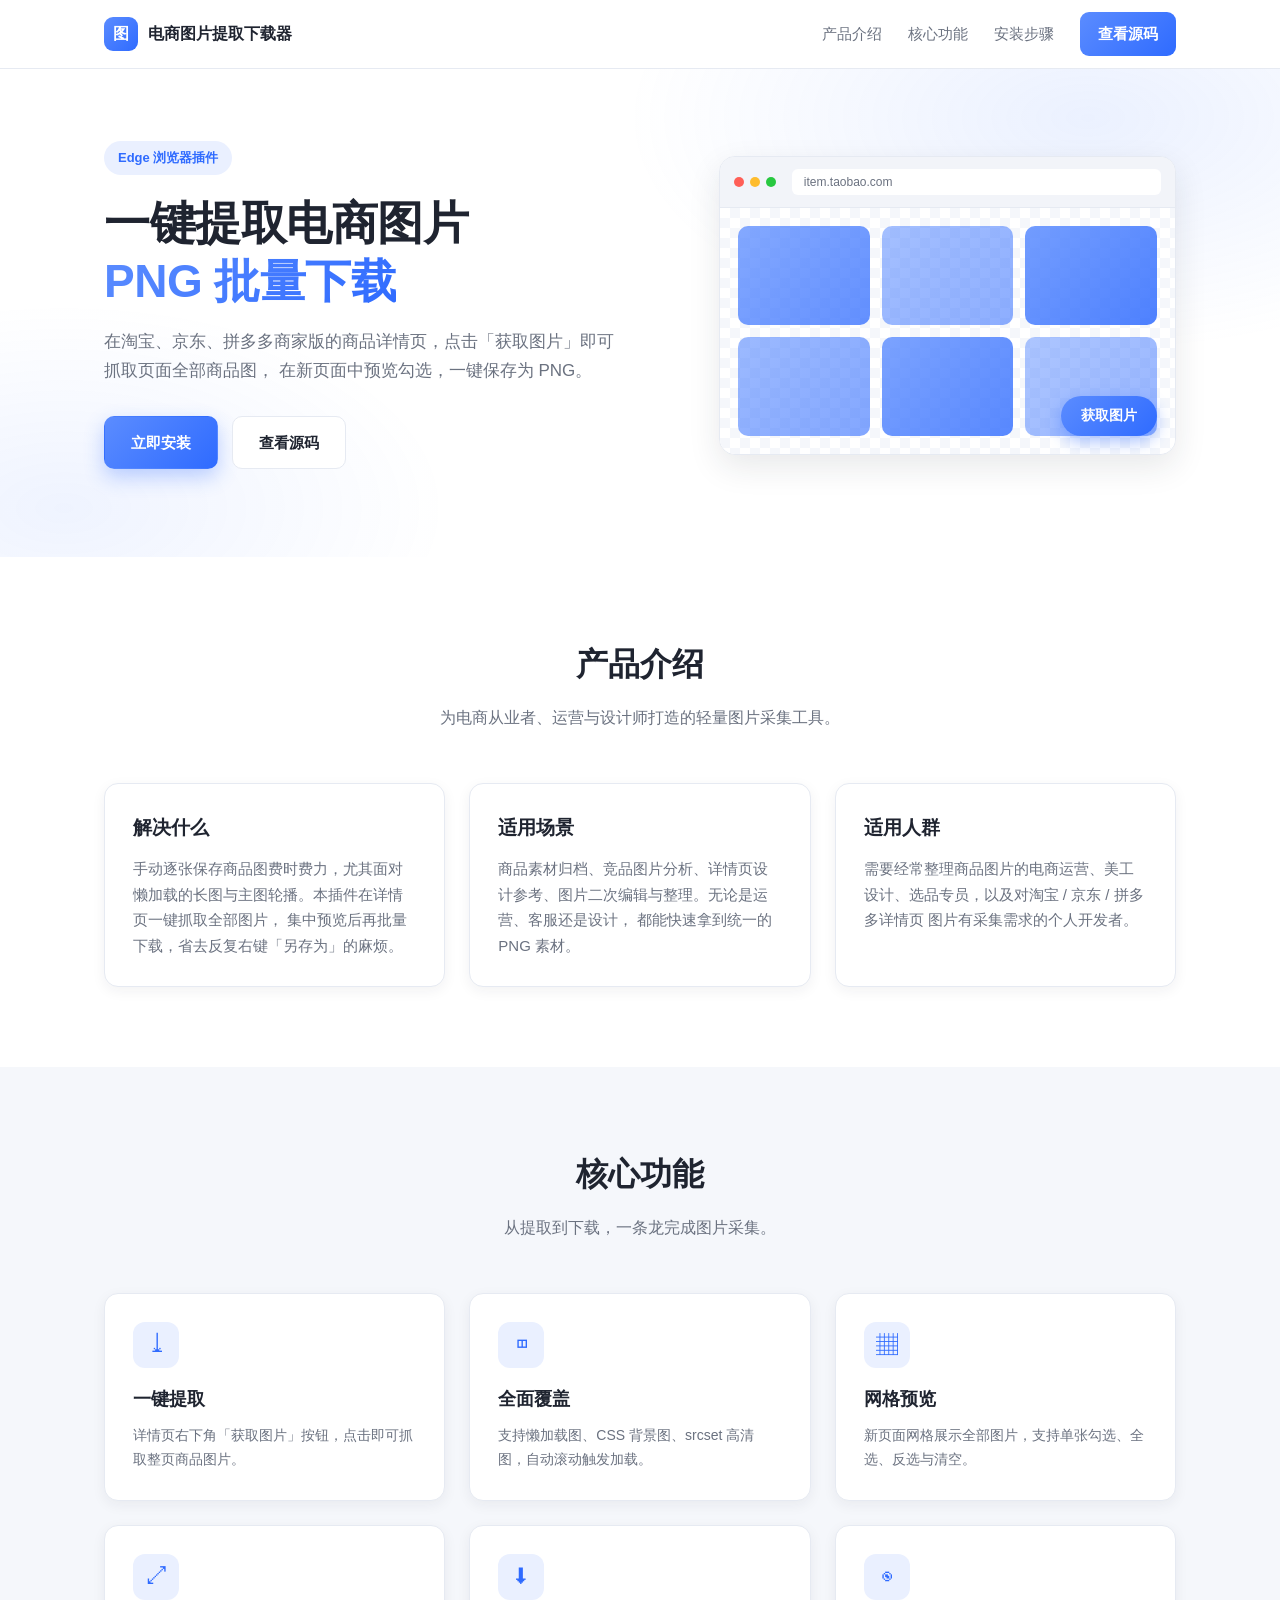
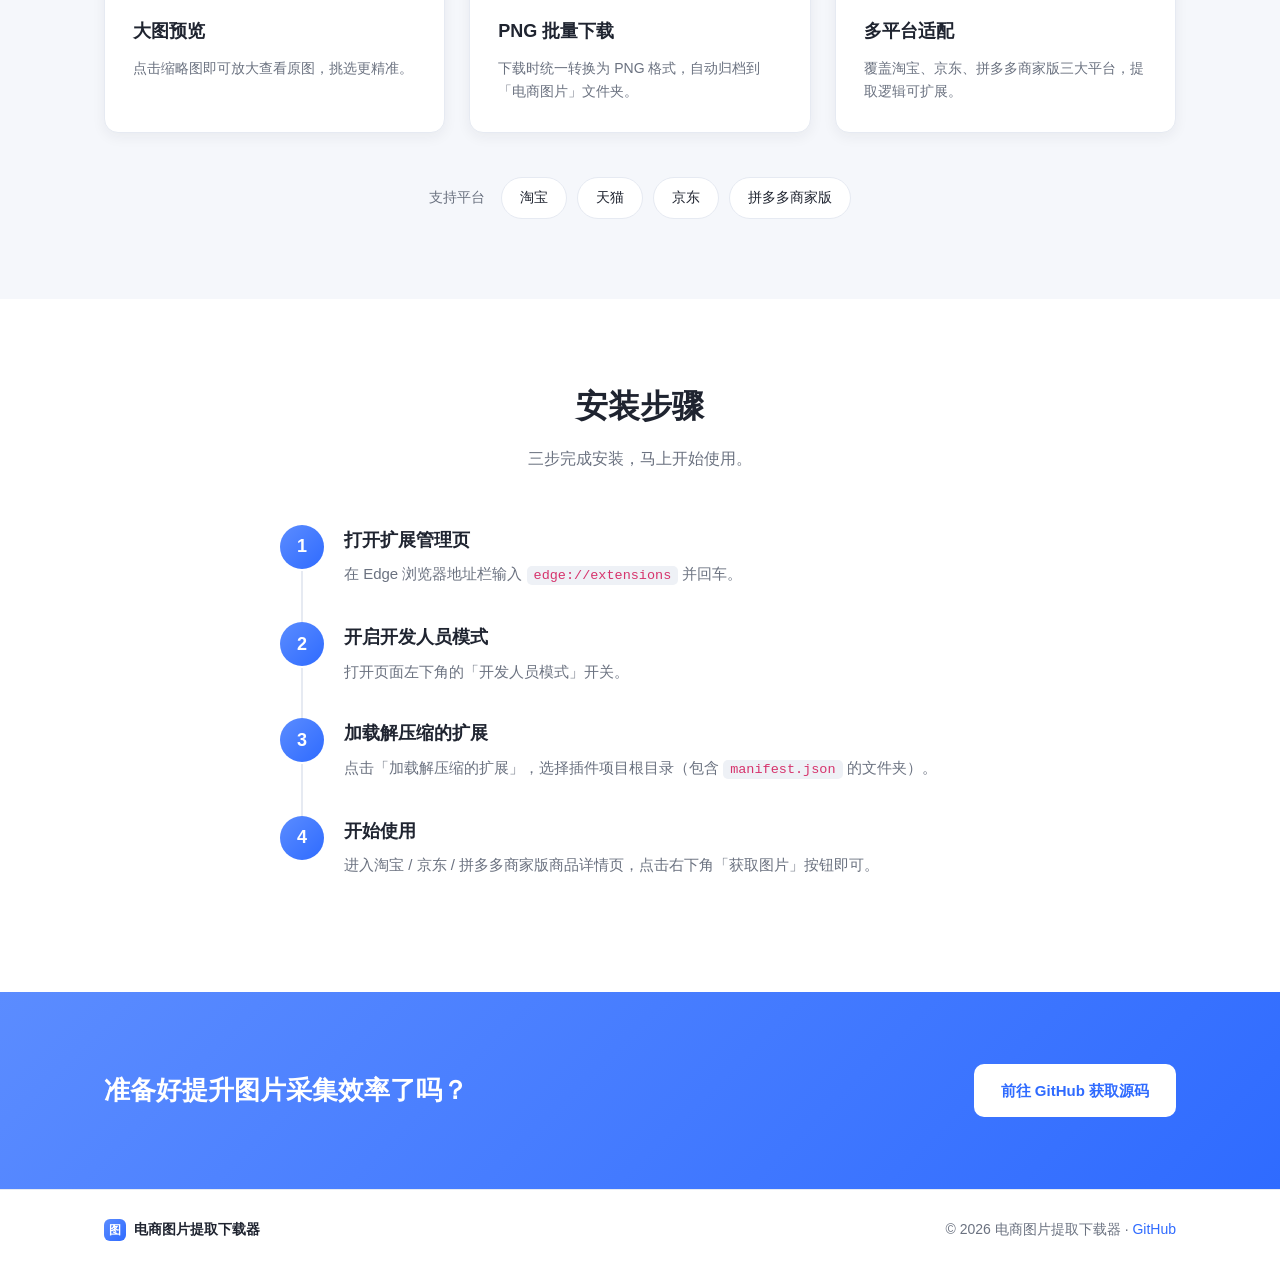
<file: docs/index.html>
<!DOCTYPE html>
<html lang="zh-CN">
<head>
  <meta charset="UTF-8" />
  <meta name="viewport" content="width=device-width, initial-scale=1.0" />
  <meta name="description" content="电商图片提取下载器：在淘宝、京东、拼多多商家版商品详情页一键提取所有图片，以 PNG 格式批量下载。" />
  <title>电商图片提取下载器 - 一键提取电商图片</title>
  <link rel="stylesheet" href="styles.css" />
</head>
<body>
  <!-- 顶部导航 -->
  <header class="site-header">
    <div class="container header-inner">
      <a class="brand" href="#hero">
        <span class="brand-logo">图</span>
        <span class="brand-name">电商图片提取下载器</span>
      </a>

      <button class="nav-toggle" id="nav-toggle" aria-label="打开菜单" aria-expanded="false">
        <span></span>
        <span></span>
        <span></span>
      </button>

      <nav class="site-nav" id="site-nav">
        <a href="#intro">产品介绍</a>
        <a href="#features">核心功能</a>
        <a href="#install">安装步骤</a>
        <a class="nav-cta" href="https://github.com/Utein1/pro" target="_blank" rel="noopener">查看源码</a>
      </nav>
    </div>
  </header>

  <main>
    <!-- 首屏 Hero -->
    <section class="hero" id="hero">
      <div class="container hero-inner">
        <div class="hero-text">
          <span class="hero-badge">Edge 浏览器插件</span>
          <h1 class="hero-title">一键提取电商图片<br /><span class="gradient-text">PNG 批量下载</span></h1>
          <p class="hero-subtitle">
            在淘宝、京东、拼多多商家版的商品详情页，点击「获取图片」即可抓取页面全部商品图，
            在新页面中预览勾选，一键保存为 PNG。
          </p>
          <div class="hero-actions">
            <a class="btn btn-primary" href="#install">立即安装</a>
            <a class="btn btn-ghost" href="https://github.com/Utein1/pro" target="_blank" rel="noopener">查看源码</a>
          </div>
        </div>

        <div class="hero-visual" aria-hidden="true">
          <div class="browser-mockup">
            <div class="browser-bar">
              <span class="dot"></span>
              <span class="dot"></span>
              <span class="dot"></span>
              <span class="browser-url">item.taobao.com</span>
            </div>
            <div class="browser-body">
              <div class="mock-grid">
                <div class="mock-thumb"></div>
                <div class="mock-thumb"></div>
                <div class="mock-thumb"></div>
                <div class="mock-thumb"></div>
                <div class="mock-thumb"></div>
                <div class="mock-thumb"></div>
              </div>
              <button class="mock-btn">获取图片</button>
            </div>
          </div>
        </div>
      </div>
    </section>

    <!-- 产品介绍 -->
    <section class="section" id="intro">
      <div class="container">
        <div class="section-head">
          <h2 class="section-title">产品介绍</h2>
          <p class="section-desc">为电商从业者、运营与设计师打造的轻量图片采集工具。</p>
        </div>

        <div class="intro-grid">
          <div class="intro-card reveal">
            <h3>解决什么</h3>
            <p>
              手动逐张保存商品图费时费力，尤其面对懒加载的长图与主图轮播。本插件在详情页一键抓取全部图片，
              集中预览后再批量下载，省去反复右键「另存为」的麻烦。
            </p>
          </div>
          <div class="intro-card reveal">
            <h3>适用场景</h3>
            <p>
              商品素材归档、竞品图片分析、详情页设计参考、图片二次编辑与整理。无论是运营、客服还是设计，
              都能快速拿到统一的 PNG 素材。
            </p>
          </div>
          <div class="intro-card reveal">
            <h3>适用人群</h3>
            <p>
              需要经常整理商品图片的电商运营、美工设计、选品专员，以及对淘宝 / 京东 / 拼多多详情页
              图片有采集需求的个人开发者。
            </p>
          </div>
        </div>
      </div>
    </section>

    <!-- 核心功能 -->
    <section class="section section-alt" id="features">
      <div class="container">
        <div class="section-head">
          <h2 class="section-title">核心功能</h2>
          <p class="section-desc">从提取到下载，一条龙完成图片采集。</p>
        </div>

        <div class="feature-grid">
          <div class="feature-card reveal">
            <div class="feature-icon">⤓</div>
            <h3>一键提取</h3>
            <p>详情页右下角「获取图片」按钮，点击即可抓取整页商品图片。</p>
          </div>
          <div class="feature-card reveal">
            <div class="feature-icon">◫</div>
            <h3>全面覆盖</h3>
            <p>支持懒加载图、CSS 背景图、srcset 高清图，自动滚动触发加载。</p>
          </div>
          <div class="feature-card reveal">
            <div class="feature-icon">▦</div>
            <h3>网格预览</h3>
            <p>新页面网格展示全部图片，支持单张勾选、全选、反选与清空。</p>
          </div>
          <div class="feature-card reveal">
            <div class="feature-icon">⤢</div>
            <h3>大图预览</h3>
            <p>点击缩略图即可放大查看原图，挑选更精准。</p>
          </div>
          <div class="feature-card reveal">
            <div class="feature-icon">⬇</div>
            <h3>PNG 批量下载</h3>
            <p>下载时统一转换为 PNG 格式，自动归档到「电商图片」文件夹。</p>
          </div>
          <div class="feature-card reveal">
            <div class="feature-icon">◉</div>
            <h3>多平台适配</h3>
            <p>覆盖淘宝、京东、拼多多商家版三大平台，提取逻辑可扩展。</p>
          </div>
        </div>

        <div class="platforms reveal">
          <span class="platform-label">支持平台</span>
          <div class="platform-tags">
            <span class="platform-tag">淘宝</span>
            <span class="platform-tag">天猫</span>
            <span class="platform-tag">京东</span>
            <span class="platform-tag">拼多多商家版</span>
          </div>
        </div>
      </div>
    </section>

    <!-- 安装步骤 -->
    <section class="section" id="install">
      <div class="container">
        <div class="section-head">
          <h2 class="section-title">安装步骤</h2>
          <p class="section-desc">三步完成安装，马上开始使用。</p>
        </div>

        <ol class="steps">
          <li class="step reveal">
            <span class="step-num">1</span>
            <div class="step-body">
              <h3>打开扩展管理页</h3>
              <p>在 Edge 浏览器地址栏输入 <code>edge://extensions</code> 并回车。</p>
            </div>
          </li>
          <li class="step reveal">
            <span class="step-num">2</span>
            <div class="step-body">
              <h3>开启开发人员模式</h3>
              <p>打开页面左下角的「开发人员模式」开关。</p>
            </div>
          </li>
          <li class="step reveal">
            <span class="step-num">3</span>
            <div class="step-body">
              <h3>加载解压缩的扩展</h3>
              <p>点击「加载解压缩的扩展」，选择插件项目根目录（包含 <code>manifest.json</code> 的文件夹）。</p>
            </div>
          </li>
          <li class="step reveal">
            <span class="step-num">4</span>
            <div class="step-body">
              <h3>开始使用</h3>
              <p>进入淘宝 / 京东 / 拼多多商家版商品详情页，点击右下角「获取图片」按钮即可。</p>
            </div>
          </li>
        </ol>
      </div>
    </section>

    <!-- CTA -->
    <section class="cta">
      <div class="container cta-inner">
        <h2>准备好提升图片采集效率了吗？</h2>
        <a class="btn btn-light" href="https://github.com/Utein1/pro" target="_blank" rel="noopener">前往 GitHub 获取源码</a>
      </div>
    </section>
  </main>

  <footer class="site-footer">
    <div class="container footer-inner">
      <p class="footer-brand"><span class="brand-logo small">图</span> 电商图片提取下载器</p>
      <p class="footer-copy">© 2026 电商图片提取下载器 · <a href="https://github.com/Utein1/pro" target="_blank" rel="noopener">GitHub</a></p>
    </div>
  </footer>

  <script src="script.js"></script>
</body>
</html>
</file>
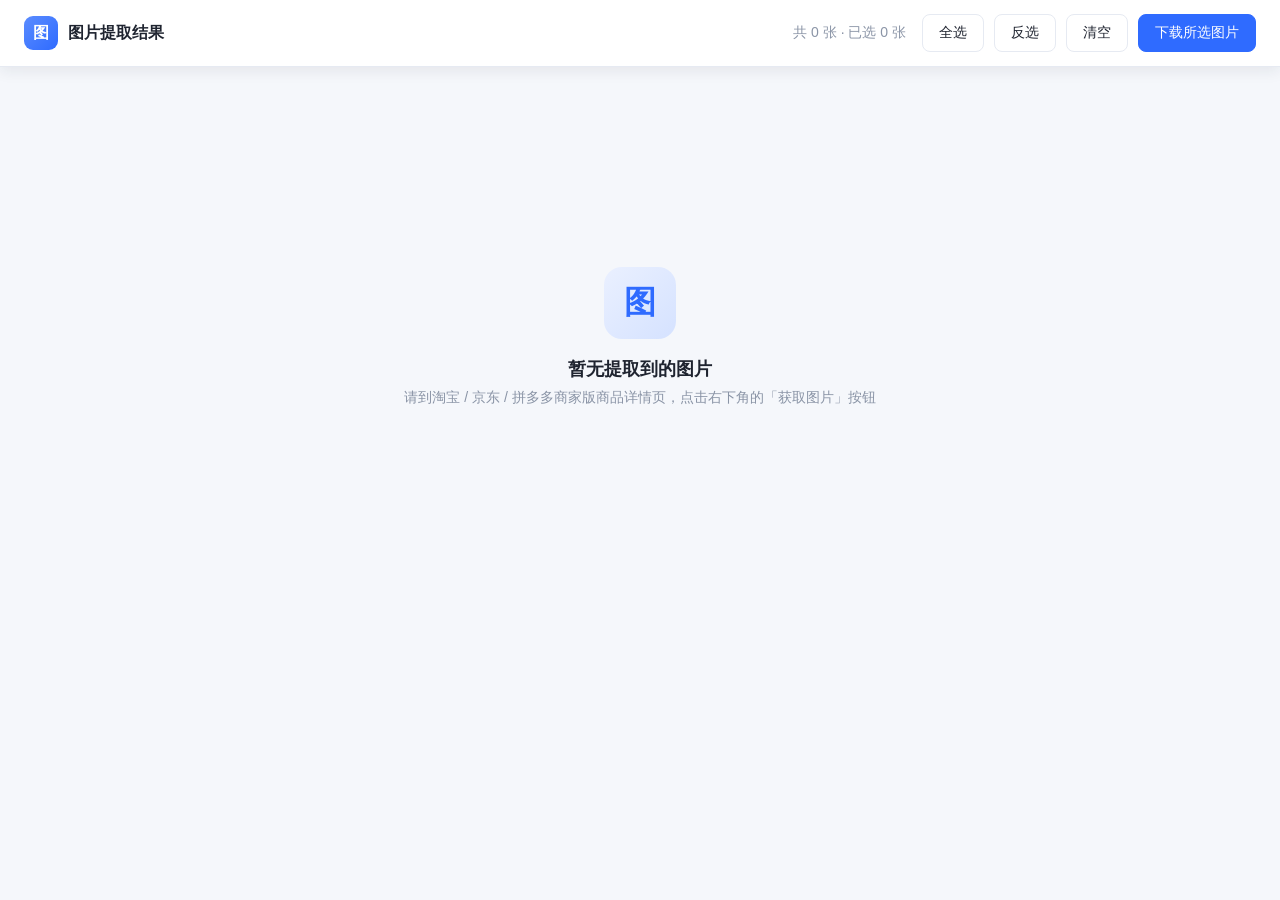
<file: viewer.html>
<!DOCTYPE html>
<html lang="zh-CN">
<head>
  <meta charset="UTF-8" />
  <meta name="viewport" content="width=device-width, initial-scale=1.0" />
  <title>图片提取结果</title>
  <link rel="stylesheet" href="viewer.css" />
</head>
<body>
  <header class="toolbar">
    <div class="brand">
      <span class="logo">图</span>
      <span class="title">图片提取结果</span>
      <span class="subtitle" id="page-subtitle"></span>
    </div>
    <div class="stats" id="stats">共 0 张 · 已选 0 张</div>
    <div class="actions">
      <button id="btn-select-all" class="btn">全选</button>
      <button id="btn-invert" class="btn">反选</button>
      <button id="btn-clear" class="btn">清空</button>
      <button id="btn-download" class="btn btn-primary">下载所选图片</button>
    </div>
  </header>

  <div id="empty" class="empty hidden">
    <div class="empty-icon">图</div>
    <p class="empty-title">暂无提取到的图片</p>
    <p class="empty-hint">请到淘宝 / 京东 / 拼多多商家版商品详情页，点击右下角的「获取图片」按钮</p>
  </div>

  <main id="grid" class="grid"></main>

  <div id="progress" class="progress hidden">
    <div class="progress-bar">
      <div id="progress-inner" class="progress-inner"></div>
    </div>
    <div id="progress-text" class="progress-text"></div>
  </div>

  <div id="lightbox" class="lightbox hidden">
    <img id="lightbox-img" alt="预览" />
    <button id="lightbox-close" class="lightbox-close" title="关闭">×</button>
  </div>

  <div id="toast" class="toast hidden"></div>

  <script src="viewer.js"></script>
</body>
</html>
</file>
<file: docs/styles.css>
:root {
  --primary: #2f6bff;
  --primary-dark: #1f5ae0;
  --primary-light: #5b8cff;
  --gradient: linear-gradient(135deg, #5b8cff, #2f6bff);
  --text: #1f2430;
  --text-muted: #6b7280;
  --bg: #ffffff;
  --bg-alt: #f5f7fb;
  --border: #e6eaf2;
  --shadow-sm: 0 4px 14px rgba(31, 36, 48, 0.06);
  --shadow-md: 0 12px 32px rgba(31, 36, 48, 0.1);
  --radius: 14px;
}

* {
  box-sizing: border-box;
}

html {
  scroll-behavior: smooth;
  scroll-padding-top: 80px;
}

body {
  margin: 0;
  font-family: -apple-system, BlinkMacSystemFont, "Segoe UI", "PingFang SC", "Microsoft YaHei", sans-serif;
  color: var(--text);
  line-height: 1.7;
  background: var(--bg);
  -webkit-font-smoothing: antialiased;
}

.container {
  width: 100%;
  max-width: 1120px;
  margin: 0 auto;
  padding: 0 24px;
}

a {
  color: var(--primary);
  text-decoration: none;
}

/* ---------- 顶部导航 ---------- */
.site-header {
  position: sticky;
  top: 0;
  z-index: 100;
  background: rgba(255, 255, 255, 0.9);
  backdrop-filter: blur(10px);
  border-bottom: 1px solid var(--border);
}

.header-inner {
  display: flex;
  align-items: center;
  height: 68px;
  gap: 24px;
}

.brand {
  display: flex;
  align-items: center;
  gap: 10px;
  color: var(--text);
  font-weight: 600;
  margin-right: auto;
}

.brand-logo {
  display: inline-flex;
  align-items: center;
  justify-content: center;
  width: 34px;
  height: 34px;
  border-radius: 9px;
  background: var(--gradient);
  color: #fff;
  font-weight: 700;
  font-size: 16px;
  flex: none;
}

.brand-logo.small {
  width: 22px;
  height: 22px;
  border-radius: 6px;
  font-size: 12px;
}

.brand-name {
  font-size: 16px;
}

.site-nav {
  display: flex;
  align-items: center;
  gap: 26px;
}

.site-nav a {
  color: var(--text-muted);
  font-size: 15px;
  font-weight: 500;
  transition: color 0.15s ease;
}

.site-nav a:hover {
  color: var(--primary);
}

.site-nav .nav-cta {
  padding: 9px 18px;
  border-radius: 9px;
  background: var(--gradient);
  color: #fff;
  font-weight: 600;
}

.site-nav .nav-cta:hover {
  color: #fff;
  opacity: 0.92;
}

.nav-toggle {
  display: none;
  flex-direction: column;
  justify-content: center;
  gap: 5px;
  width: 40px;
  height: 40px;
  padding: 8px;
  background: none;
  border: 1px solid var(--border);
  border-radius: 8px;
  cursor: pointer;
}

.nav-toggle span {
  display: block;
  height: 2px;
  width: 100%;
  background: var(--text);
  border-radius: 2px;
  transition: transform 0.2s ease, opacity 0.2s ease;
}

/* ---------- Hero ---------- */
.hero {
  padding: 72px 0 88px;
  background:
    radial-gradient(60% 80% at 85% 10%, rgba(91, 140, 255, 0.12), transparent 60%),
    radial-gradient(50% 70% at 5% 90%, rgba(47, 107, 255, 0.08), transparent 60%),
    var(--bg);
  overflow: hidden;
}

.hero-inner {
  display: grid;
  grid-template-columns: 1.1fr 0.9fr;
  gap: 56px;
  align-items: center;
}

.hero-badge {
  display: inline-block;
  padding: 6px 14px;
  border-radius: 999px;
  background: #eaf0ff;
  color: var(--primary);
  font-size: 13px;
  font-weight: 600;
  margin-bottom: 20px;
}

.hero-title {
  font-size: 46px;
  line-height: 1.25;
  font-weight: 800;
  margin: 0 0 18px;
  letter-spacing: -0.5px;
}

.gradient-text {
  background: var(--gradient);
  -webkit-background-clip: text;
  background-clip: text;
  -webkit-text-fill-color: transparent;
  color: transparent;
}

.hero-subtitle {
  font-size: 17px;
  color: var(--text-muted);
  margin: 0 0 30px;
  max-width: 520px;
}

.hero-actions {
  display: flex;
  gap: 14px;
  flex-wrap: wrap;
}

.btn {
  display: inline-flex;
  align-items: center;
  justify-content: center;
  padding: 13px 26px;
  border-radius: 10px;
  font-size: 15px;
  font-weight: 600;
  border: 1px solid transparent;
  cursor: pointer;
  transition: transform 0.15s ease, box-shadow 0.15s ease, background 0.15s ease, border-color 0.15s ease;
}

.btn-primary {
  background: var(--gradient);
  color: #fff;
  box-shadow: 0 8px 20px rgba(47, 107, 255, 0.3);
}

.btn-primary:hover {
  transform: translateY(-2px);
  box-shadow: 0 12px 26px rgba(47, 107, 255, 0.38);
}

.btn-ghost {
  background: #fff;
  color: var(--text);
  border-color: var(--border);
}

.btn-ghost:hover {
  border-color: #c9d8ff;
  background: #f5f8ff;
}

.btn-light {
  background: #fff;
  color: var(--primary);
}

.btn-light:hover {
  transform: translateY(-2px);
}

/* ---------- 浏览器示意图 ---------- */
.hero-visual {
  position: relative;
}

.browser-mockup {
  background: #fff;
  border: 1px solid var(--border);
  border-radius: 16px;
  box-shadow: var(--shadow-md);
  overflow: hidden;
}

.browser-bar {
  display: flex;
  align-items: center;
  gap: 6px;
  padding: 12px 14px;
  background: #f2f4f9;
  border-bottom: 1px solid var(--border);
}

.browser-bar .dot {
  width: 10px;
  height: 10px;
  border-radius: 50%;
  background: #d5dae4;
}

.browser-bar .dot:nth-child(1) {
  background: #ff5f57;
}

.browser-bar .dot:nth-child(2) {
  background: #febc2e;
}

.browser-bar .dot:nth-child(3) {
  background: #28c840;
}

.browser-url {
  margin-left: 10px;
  font-size: 12px;
  color: var(--text-muted);
  background: #fff;
  padding: 3px 12px;
  border-radius: 6px;
  flex: 1;
}

.browser-body {
  position: relative;
  padding: 18px;
  min-height: 240px;
  background:
    linear-gradient(45deg, #f5f7fb 25%, transparent 25%, transparent 75%, #f5f7fb 75%),
    linear-gradient(45deg, #f5f7fb 25%, transparent 25%, transparent 75%, #f5f7fb 75%);
  background-size: 20px 20px;
  background-position: 0 0, 10px 10px;
  background-color: #fff;
}

.mock-grid {
  display: grid;
  grid-template-columns: repeat(3, 1fr);
  gap: 12px;
}

.mock-thumb {
  aspect-ratio: 4 / 3;
  border-radius: 10px;
  background: var(--gradient);
  opacity: 0.75;
}

.mock-thumb:nth-child(2) {
  opacity: 0.55;
}

.mock-thumb:nth-child(3) {
  opacity: 0.85;
}

.mock-thumb:nth-child(4) {
  opacity: 0.6;
}

.mock-thumb:nth-child(5) {
  opacity: 0.8;
}

.mock-thumb:nth-child(6) {
  opacity: 0.5;
}

.mock-btn {
  position: absolute;
  right: 18px;
  bottom: 18px;
  padding: 11px 20px;
  border: none;
  border-radius: 20px;
  background: var(--gradient);
  color: #fff;
  font-size: 14px;
  font-weight: 600;
  box-shadow: 0 6px 16px rgba(47, 107, 255, 0.4);
  animation: float 3s ease-in-out infinite;
}

@keyframes float {
  0%, 100% { transform: translateY(0); }
  50% { transform: translateY(-6px); }
}

/* ---------- 通用 section ---------- */
.section {
  padding: 80px 0;
}

.section-alt {
  background: var(--bg-alt);
}

.section-head {
  text-align: center;
  max-width: 640px;
  margin: 0 auto 52px;
}

.section-title {
  font-size: 32px;
  font-weight: 800;
  margin: 0 0 12px;
}

.section-desc {
  color: var(--text-muted);
  font-size: 16px;
  margin: 0;
}

/* ---------- 产品介绍 ---------- */
.intro-grid {
  display: grid;
  grid-template-columns: repeat(3, 1fr);
  gap: 24px;
}

.intro-card {
  background: #fff;
  border: 1px solid var(--border);
  border-radius: var(--radius);
  padding: 28px;
  box-shadow: var(--shadow-sm);
}

.intro-card h3 {
  margin: 0 0 12px;
  font-size: 19px;
}

.intro-card p {
  margin: 0;
  color: var(--text-muted);
  font-size: 15px;
}

/* ---------- 核心功能 ---------- */
.feature-grid {
  display: grid;
  grid-template-columns: repeat(3, 1fr);
  gap: 24px;
}

.feature-card {
  background: #fff;
  border: 1px solid var(--border);
  border-radius: var(--radius);
  padding: 28px;
  box-shadow: var(--shadow-sm);
  transition: transform 0.18s ease, box-shadow 0.18s ease;
}

.feature-card:hover {
  transform: translateY(-4px);
  box-shadow: var(--shadow-md);
}

.feature-icon {
  display: inline-flex;
  align-items: center;
  justify-content: center;
  width: 46px;
  height: 46px;
  border-radius: 12px;
  background: #eaf0ff;
  color: var(--primary);
  font-size: 22px;
  margin-bottom: 16px;
}

.feature-card h3 {
  margin: 0 0 10px;
  font-size: 18px;
}

.feature-card p {
  margin: 0;
  color: var(--text-muted);
  font-size: 14px;
}

.platforms {
  margin-top: 44px;
  display: flex;
  align-items: center;
  justify-content: center;
  gap: 16px;
  flex-wrap: wrap;
}

.platform-label {
  font-size: 14px;
  color: var(--text-muted);
  font-weight: 500;
}

.platform-tags {
  display: flex;
  gap: 10px;
  flex-wrap: wrap;
}

.platform-tag {
  padding: 8px 18px;
  border-radius: 999px;
  background: #fff;
  border: 1px solid var(--border);
  color: var(--text);
  font-size: 14px;
  font-weight: 500;
}

/* ---------- 安装步骤 ---------- */
.steps {
  list-style: none;
  margin: 0;
  padding: 0;
  max-width: 720px;
  margin: 0 auto;
  counter-reset: step;
}

.step {
  display: flex;
  gap: 20px;
  padding: 0 0 34px;
  position: relative;
}

.step:not(:last-child)::before {
  content: "";
  position: absolute;
  left: 21px;
  top: 46px;
  bottom: 0;
  width: 2px;
  background: var(--border);
}

.step-num {
  display: inline-flex;
  align-items: center;
  justify-content: center;
  width: 44px;
  height: 44px;
  border-radius: 50%;
  background: var(--gradient);
  color: #fff;
  font-size: 18px;
  font-weight: 700;
  flex: none;
  position: relative;
  z-index: 1;
}

.step-body h3 {
  margin: 0 0 6px;
  font-size: 18px;
}

.step-body p {
  margin: 0;
  color: var(--text-muted);
  font-size: 15px;
}

code {
  background: #eef1f6;
  color: #d6336c;
  padding: 2px 7px;
  border-radius: 5px;
  font-size: 0.9em;
  font-family: "SFMono-Regular", Consolas, "Liberation Mono", monospace;
}

/* ---------- CTA ---------- */
.cta {
  padding: 72px 0;
  background: var(--gradient);
  color: #fff;
}

.cta-inner {
  display: flex;
  align-items: center;
  justify-content: space-between;
  gap: 24px;
  flex-wrap: wrap;
}

.cta-inner h2 {
  margin: 0;
  font-size: 26px;
}

/* ---------- Footer ---------- */
.site-footer {
  border-top: 1px solid var(--border);
  padding: 28px 0;
  background: #fff;
}

.footer-inner {
  display: flex;
  align-items: center;
  justify-content: space-between;
  gap: 16px;
  flex-wrap: wrap;
}

.footer-brand {
  margin: 0;
  font-weight: 600;
  display: flex;
  align-items: center;
  gap: 8px;
  font-size: 14px;
}

.footer-copy {
  margin: 0;
  color: var(--text-muted);
  font-size: 14px;
}

/* ---------- 滚动渐入动画 ---------- */
.reveal {
  opacity: 0;
  transform: translateY(24px);
  transition: opacity 0.6s ease, transform 0.6s ease;
}

.reveal.visible {
  opacity: 1;
  transform: translateY(0);
}

/* ---------- 响应式 ---------- */
@media (max-width: 900px) {
  .hero-inner {
    grid-template-columns: 1fr;
    gap: 40px;
  }

  .hero-title {
    font-size: 36px;
  }

  .intro-grid,
  .feature-grid {
    grid-template-columns: repeat(2, 1fr);
  }
}

@media (max-width: 640px) {
  .nav-toggle {
    display: flex;
  }

  .site-nav {
    position: absolute;
    top: 68px;
    left: 0;
    right: 0;
    flex-direction: column;
    align-items: stretch;
    gap: 0;
    background: #fff;
    border-bottom: 1px solid var(--border);
    padding: 8px 16px 16px;
    display: none;
  }

  .site-nav.open {
    display: flex;
  }

  .site-nav a {
    padding: 12px 8px;
    font-size: 16px;
  }

  .site-nav .nav-cta {
    margin-top: 8px;
    text-align: center;
  }

  .hero {
    padding: 48px 0 64px;
  }

  .hero-title {
    font-size: 30px;
  }

  .hero-subtitle {
    font-size: 15px;
  }

  .section {
    padding: 56px 0;
  }

  .section-title {
    font-size: 26px;
  }

  .intro-grid,
  .feature-grid {
    grid-template-columns: 1fr;
  }

  .cta-inner {
    flex-direction: column;
    align-items: flex-start;
  }
}
</file>
<file: viewer.css>
:root {
  --primary: #2f6bff;
  --primary-hover: #1f5ae0;
  --bg: #f5f7fb;
  --card-bg: #ffffff;
  --text: #1f2430;
  --text-muted: #8a94a6;
  --border: #e6eaf2;
  --shadow: 0 4px 14px rgba(31, 36, 48, 0.08);
}

* {
  box-sizing: border-box;
}

html,
body {
  margin: 0;
  padding: 0;
}

body {
  font-family: -apple-system, BlinkMacSystemFont, "Segoe UI", "Microsoft YaHei", sans-serif;
  background: var(--bg);
  color: var(--text);
  min-height: 100vh;
}

/* ---------- 顶部工具栏 ---------- */
.toolbar {
  position: sticky;
  top: 0;
  z-index: 100;
  display: flex;
  align-items: center;
  gap: 16px;
  flex-wrap: wrap;
  padding: 14px 24px;
  background: var(--card-bg);
  border-bottom: 1px solid var(--border);
  box-shadow: var(--shadow);
}

.brand {
  display: flex;
  align-items: center;
  gap: 10px;
  margin-right: auto;
  min-width: 0;
}

.logo {
  display: inline-flex;
  align-items: center;
  justify-content: center;
  width: 34px;
  height: 34px;
  border-radius: 9px;
  background: linear-gradient(135deg, #5b8cff, #2f6bff);
  color: #fff;
  font-weight: 700;
  font-size: 16px;
  flex: none;
}

.title {
  font-size: 16px;
  font-weight: 600;
  white-space: nowrap;
}

.subtitle {
  font-size: 12px;
  color: var(--text-muted);
  overflow: hidden;
  text-overflow: ellipsis;
  white-space: nowrap;
  max-width: 320px;
}

.stats {
  font-size: 14px;
  color: var(--text-muted);
  white-space: nowrap;
}

.actions {
  display: flex;
  gap: 10px;
  flex-wrap: wrap;
}

.btn {
  padding: 9px 16px;
  font-size: 14px;
  font-weight: 500;
  border: 1px solid var(--border);
  border-radius: 8px;
  background: #fff;
  color: var(--text);
  cursor: pointer;
  transition: background 0.15s ease, border-color 0.15s ease, color 0.15s ease;
}

.btn:hover {
  background: #f0f4ff;
  border-color: #c9d8ff;
}

.btn:active {
  transform: translateY(1px);
}

.btn-primary {
  background: var(--primary);
  border-color: var(--primary);
  color: #fff;
}

.btn-primary:hover {
  background: var(--primary-hover);
  border-color: var(--primary-hover);
}

.btn-primary:disabled {
  opacity: 0.6;
  cursor: progress;
}

/* ---------- 图片网格 ---------- */
.grid {
  display: grid;
  grid-template-columns: repeat(auto-fill, minmax(180px, 1fr));
  gap: 16px;
  padding: 24px;
}

.card {
  position: relative;
  background: var(--card-bg);
  border: 2px solid transparent;
  border-radius: 12px;
  overflow: hidden;
  box-shadow: var(--shadow);
  cursor: pointer;
  transition: border-color 0.15s ease, box-shadow 0.15s ease, transform 0.15s ease;
}

.card:hover {
  box-shadow: 0 8px 22px rgba(31, 36, 48, 0.14);
  transform: translateY(-2px);
}

.card.selected {
  border-color: var(--primary);
}

.thumb-wrap {
  position: relative;
  width: 100%;
  aspect-ratio: 1 / 1;
  background:
    linear-gradient(45deg, #eef1f6 25%, transparent 25%, transparent 75%, #eef1f6 75%),
    linear-gradient(45deg, #eef1f6 25%, transparent 25%, transparent 75%, #eef1f6 75%);
  background-size: 16px 16px;
  background-position: 0 0, 8px 8px;
  display: flex;
  align-items: center;
  justify-content: center;
}

.thumb {
  max-width: 100%;
  max-height: 100%;
  object-fit: contain;
  display: block;
}

.check {
  position: absolute;
  top: 8px;
  left: 8px;
  width: 26px;
  height: 26px;
  border-radius: 50%;
  background: rgba(255, 255, 255, 0.9);
  border: 2px solid #cbd3e0;
  display: flex;
  align-items: center;
  justify-content: center;
  color: transparent;
  font-size: 15px;
  font-weight: 700;
  transition: all 0.15s ease;
  z-index: 2;
}

.card.selected .check {
  background: var(--primary);
  border-color: var(--primary);
  color: #fff;
}

.dl-single {
  position: absolute;
  top: 8px;
  right: 8px;
  padding: 5px 10px;
  font-size: 12px;
  border: none;
  border-radius: 14px;
  background: rgba(31, 36, 48, 0.72);
  color: #fff;
  cursor: pointer;
  opacity: 0;
  transition: opacity 0.15s ease;
  z-index: 2;
}

.card:hover .dl-single {
  opacity: 1;
}

.dl-single:hover {
  background: var(--primary);
}

.meta {
  padding: 8px 10px;
  font-size: 12px;
  color: var(--text-muted);
  display: flex;
  justify-content: space-between;
  gap: 8px;
}

/* ---------- 空状态 ---------- */
.empty {
  display: flex;
  flex-direction: column;
  align-items: center;
  justify-content: center;
  min-height: 60vh;
  text-align: center;
  padding: 40px;
}

.empty-icon {
  width: 72px;
  height: 72px;
  border-radius: 18px;
  background: linear-gradient(135deg, #eaf0ff, #d5e2ff);
  color: var(--primary);
  font-size: 32px;
  font-weight: 700;
  display: flex;
  align-items: center;
  justify-content: center;
  margin-bottom: 18px;
}

.empty-title {
  font-size: 18px;
  font-weight: 600;
  margin: 0 0 8px;
}

.empty-hint {
  font-size: 14px;
  color: var(--text-muted);
  margin: 0;
}

.hidden {
  display: none !important;
}

/* ---------- 进度条 ---------- */
.progress {
  position: fixed;
  left: 50%;
  top: 50%;
  transform: translate(-50%, -50%);
  z-index: 300;
  width: 320px;
  max-width: 80vw;
  padding: 20px 22px;
  background: #fff;
  border-radius: 12px;
  box-shadow: 0 12px 36px rgba(31, 36, 48, 0.22);
}

.progress-bar {
  width: 100%;
  height: 8px;
  border-radius: 4px;
  background: #eef1f6;
  overflow: hidden;
}

.progress-inner {
  height: 100%;
  width: 0%;
  background: linear-gradient(90deg, #5b8cff, #2f6bff);
  border-radius: 4px;
  transition: width 0.2s ease;
}

.progress-text {
  margin-top: 10px;
  font-size: 13px;
  color: var(--text-muted);
  text-align: center;
}

/* ---------- 大图预览 ---------- */
.lightbox {
  position: fixed;
  inset: 0;
  z-index: 400;
  background: rgba(15, 18, 26, 0.86);
  display: flex;
  align-items: center;
  justify-content: center;
  padding: 32px;
}

.lightbox img {
  max-width: 100%;
  max-height: 100%;
  object-fit: contain;
  background: #fff;
  border-radius: 6px;
}

.lightbox-close {
  position: absolute;
  top: 18px;
  right: 22px;
  width: 42px;
  height: 42px;
  border: none;
  border-radius: 50%;
  background: rgba(255, 255, 255, 0.14);
  color: #fff;
  font-size: 26px;
  line-height: 1;
  cursor: pointer;
}

.lightbox-close:hover {
  background: rgba(255, 255, 255, 0.28);
}

/* ---------- Toast ---------- */
.toast {
  position: fixed;
  left: 50%;
  bottom: 40px;
  transform: translateX(-50%);
  z-index: 500;
  padding: 11px 22px;
  background: rgba(31, 36, 48, 0.88);
  color: #fff;
  font-size: 14px;
  border-radius: 8px;
  max-width: 80vw;
  text-align: center;
}
</file>
